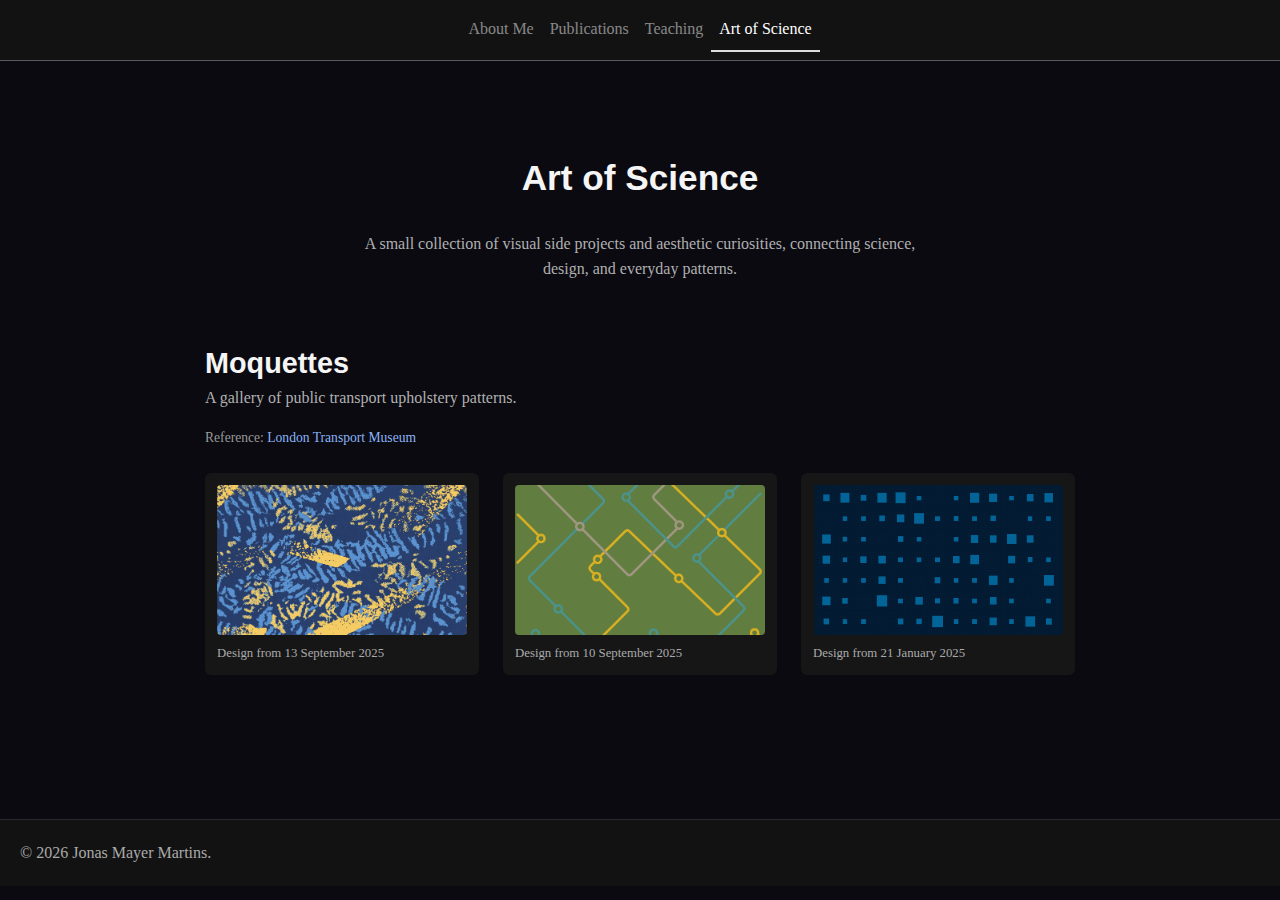
<file: art-of-science.html>
<!DOCTYPE html>
<html lang="en">

<head>
    <meta charset="UTF-8">
    <meta name="viewport" content="width=device-width, initial-scale=1, shrink-to-fit=no">
    <title>Jonas Mayer Martins: Academic Homepage</title>
    <link rel="stylesheet" href="https://stackpath.bootstrapcdn.com/bootstrap/4.3.1/css/bootstrap.min.css" integrity="sha384-ggOyR0iXCbMQv3Xipma34MD+dH/1fQ784/j6cY/iJTQUOhcWr7x9JvoRxT2MZw1T" crossorigin="anonymous">
    <link rel="stylesheet" href="https://cdnjs.cloudflare.com/ajax/libs/font-awesome/6.5.1/css/all.min.css">  <!--Icon Font - Font Awesome-->
    <link rel="stylesheet" href="css/style.css">
</head>


<body>
<header>
    <nav class="navbar navbar-expand-sm navbar-dark bg-dark">
        <ul class="navbar-nav ml-auto mr-auto">
            <li class="nav-item">
                <a class="nav-link" href="index.html">About Me</a>
            </li>
            <li class="nav-item">
                <a class="nav-link" href="publications.html">Publications</a>
            </li>
            <li class="nav-item">
                <a class="nav-link" href="teaching.html">Teaching</a>
            </li>
            <li class="nav-item active">
                <a class="nav-link" href="art-of-science.html">Art of Science</a>
            </li>
        </ul>
    </nav>
</header>

<main class="container main-content">
    <header class="page-header">
      <h1>Art of Science</h1>
      <p class="page-intro">
        A small collection of visual side projects and aesthetic curiosities,
        connecting science, design, and everyday patterns.
      </p>
    </header>

    <section class="project">
      <h2>Moquettes</h2>
      <p class="project-subtitle">
        A gallery of public transport upholstery patterns.
      </p>

      <p class="project-ref">
        Reference:
        <a href="https://www.ltmuseum.co.uk/collections/stories/design/history-moquette"
           target="_blank" rel="noopener">
          London Transport Museum
        </a>
      </p>

        <!-- Image gallery -->
        <div class="gallery">
            <figure>
                <img src="assets/moquettes/bezuege_2025-09-13.png" alt="Moquette design 13 September 2025">
                <figcaption>Design from 13 September 2025</figcaption>
            </figure>

            <figure>
                <img src="assets/moquettes/bezuege_2025-09-10.png" alt="Moquette design 10 September 2025">
                <figcaption>Design from 10 September 2025</figcaption>
            </figure>

            <figure>
                <img src="assets/moquettes/bezuege_2025-01-21.png" alt="Moquette design 21 January 2025">
                <figcaption>Design from 21 January 2025</figcaption>
            </figure>
        </div>
    </section>

</main>


<footer>© 2026 Jonas Mayer Martins.</footer>

</body>
</html>
</file>
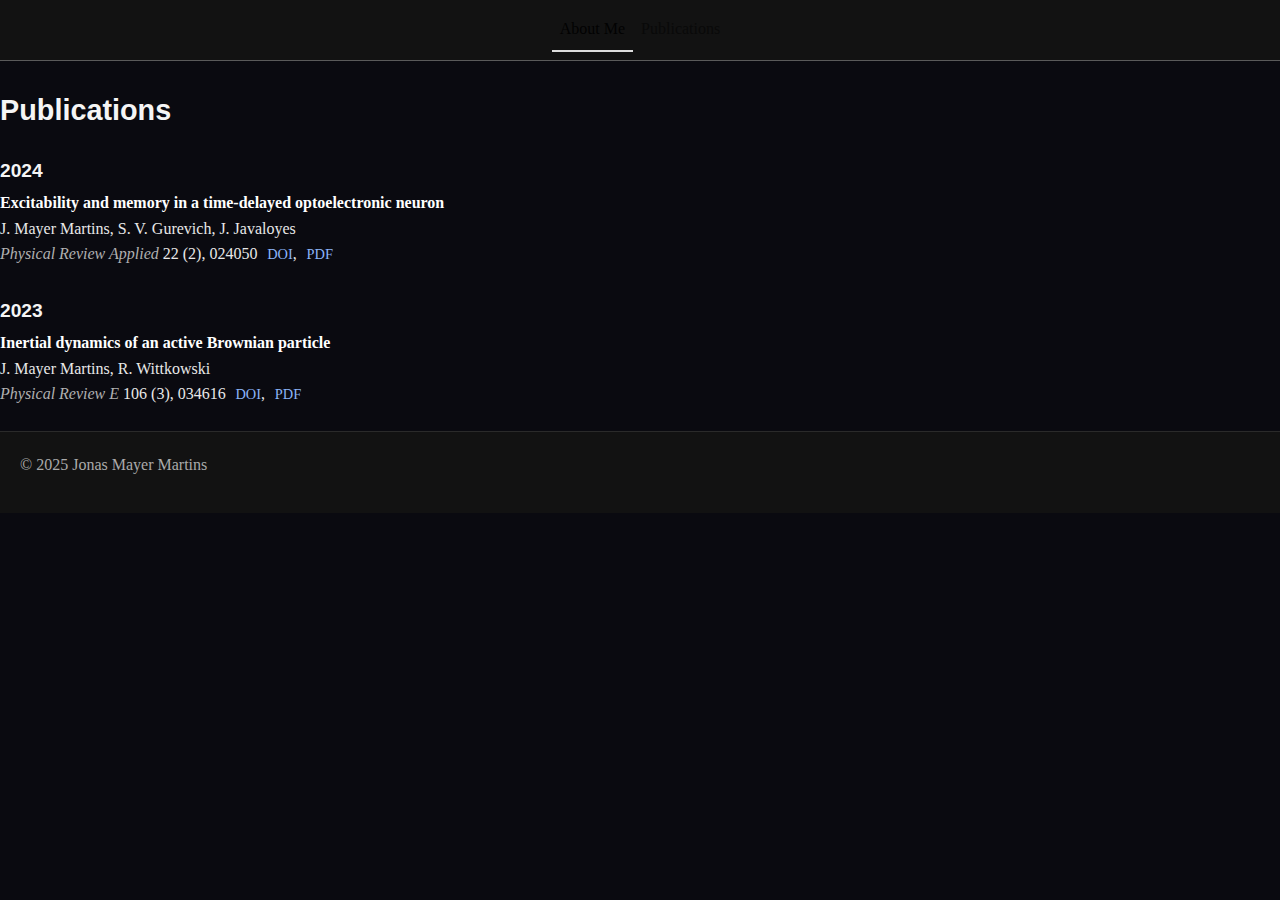
<file: publications.html>
<!DOCTYPE html>
<html lang="en">

<head>
    <meta charset="UTF-8">
    <meta name="viewport" content="width=device-width, initial-scale=1, shrink-to-fit=no">
    <title>Jonas Mayer Martins: Academic Homepage</title>
    <link rel="stylesheet" href="https://stackpath.bootstrapcdn.com/bootstrap/4.3.1/css/bootstrap.min.css" integrity="sha384-ggOyR0iXCbMQv3Xipma34MD+dH/1fQ784/j6cY/iJTQUOhcWr7x9JvoRxT2MZw1T" crossorigin="anonymous">
    <link rel="stylesheet" href="https://cdnjs.cloudflare.com/ajax/libs/font-awesome/6.5.1/css/all.min.css">  <!--Icon Font - Font Awesome-->
    <link rel="stylesheet" href="css/style.css">
</head>
<body>

<header>
    <nav class="navbar navbar-expand-sm navbar-light bg-light">
        <ul class="navbar-nav ml-auto mr-auto">
            <li class="nav-item active">
                <a class="nav-link" href="index.html">About Me</a>
            </li>
            <!--<li class="nav-item">
                <a class="nav-link" href="more-info.html">More Info</a>
            </li>-->
            <li class="nav-item">
                <a class="nav-link" href="publications.html">Publications</a>
            </li>
        </ul>
    </nav>
</header>

<header>
    <h1>Publications</h1>
</header>

<main class="publications">

    <section>

        <h4>2024</h4>
        <ul class="pub-list">
            <li>
                <span class="pub-title">Excitability and memory in a time-delayed optoelectronic neuron</span><br>
                J. Mayer Martins, S. V. Gurevich, J. Javaloyes<br>
                <em>Physical Review Applied</em> 22 (2), 024050
                <a href="https://doi.org/10.1103/PhysRevApplied.22.024050" target="_blank" rel="noopener">DOI</a>,
                <a href="https://arxiv.org/pdf/2402.00227" target="_blank">PDF</a>
            </li>
        </ul>

        <h4>2023</h4>
        <ul class="pub-list">
            <li>
                <span class="pub-title">Inertial dynamics of an active Brownian particle</span><br>
                J. Mayer Martins, R. Wittkowski<br>
                <em>Physical Review E</em> 106 (3), 034616
                <a href="https://doi.org/10.1103/PhysRevE.106.034616" target="_blank" rel="noopener">DOI</a>,
                <a href="https://arxiv.org/pdf/2206.01960" target="_blank">PDF</a>
            </li>
        </ul>
    </section>

    <!-- More years / sections here -->

</main>

<footer>
    <p>&copy; 2025 Jonas Mayer Martins</p>
</footer>

</body>
</html>
</file>
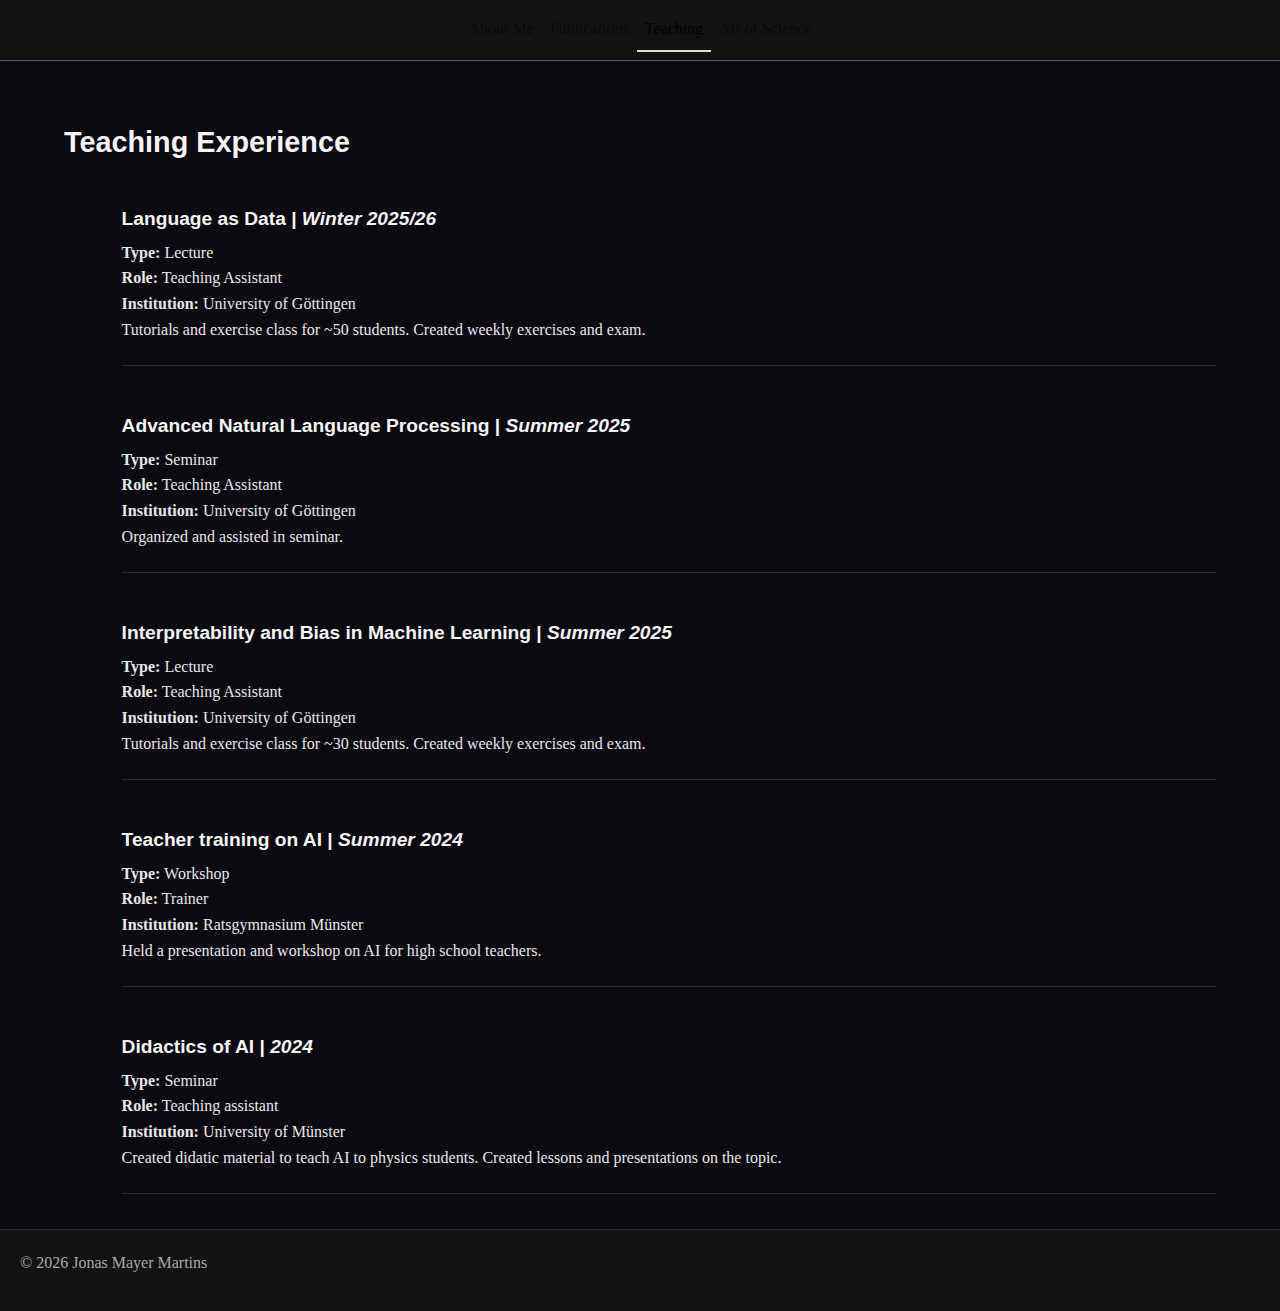
<file: teaching.html>
<!DOCTYPE html>
<html lang="en">

<head>
    <meta charset="UTF-8">
    <meta name="viewport" content="width=device-width, initial-scale=1, shrink-to-fit=no">
    <title>Jonas Mayer Martins: Academic Homepage</title>
    <link rel="stylesheet" href="https://stackpath.bootstrapcdn.com/bootstrap/4.3.1/css/bootstrap.min.css" integrity="sha384-ggOyR0iXCbMQv3Xipma34MD+dH/1fQ784/j6cY/iJTQUOhcWr7x9JvoRxT2MZw1T" crossorigin="anonymous">
    <link rel="stylesheet" href="https://cdnjs.cloudflare.com/ajax/libs/font-awesome/6.5.1/css/all.min.css">  <!--Icon Font - Font Awesome-->
    <link rel="stylesheet" href="css/style.css">
</head>
<body>

<header>
    <nav class="navbar navbar-expand-sm navbar-light bg-light">
        <ul class="navbar-nav ml-auto mr-auto">
            <li class="nav-item">
                <a class="nav-link" href="index.html">About Me</a>
            </li>
            <li class="nav-item">
                <a class="nav-link" href="publications.html">Publications</a>
            </li>
            <li class="nav-item active">
                <a class="nav-link" href="teaching.html">Teaching</a>
            </li>
            <li class="nav-item">
                <a class="nav-link" href="art-of-science.html">Art of Science</a>
            </li>
        </ul>
    </nav>
</header>

<section id="teaching">
  <h2>Teaching Experience</h2>

  <article class="teaching-entry">
    <h4>Language as Data | <month>Winter 2025/26</month></h4>
    <div class="info">
      <strong>Type:</strong> Lecture<br>
      <strong>Role:</strong> Teaching Assistant<br>
      <strong>Institution:</strong> University of Göttingen<br>
      Tutorials and exercise class for ~50 students. Created weekly exercises and exam.
    </div>
  </article>

  <article class="teaching-entry">
    <h4>Advanced Natural Language Processing | <month>Summer 2025</month></h4>
    <div class="info">
      <strong>Type:</strong> Seminar<br>
      <strong>Role:</strong> Teaching Assistant<br>
      <strong>Institution:</strong> University of Göttingen<br>
      Organized and assisted in seminar.
    </div>
  </article>

  <article class="teaching-entry">
    <h4>Interpretability and Bias in Machine Learning | <month>Summer 2025</month></h4>
    <div class="info">
      <strong>Type:</strong> Lecture<br>
      <strong>Role:</strong> Teaching Assistant<br>
      <strong>Institution:</strong> University of Göttingen<br>
      Tutorials and exercise class for ~30 students. Created weekly exercises and exam.
    </div>
  </article>

  <article class="teaching-entry">
    <h4>Teacher training on AI | <month>Summer 2024</month></h4>
    <div class="info">
      <strong>Type:</strong> Workshop<br>
      <strong>Role:</strong> Trainer<br>
      <strong>Institution:</strong> Ratsgymnasium Münster<br>
        Held a presentation and workshop on AI for high school teachers.
    </div>
  </article>

  <article class="teaching-entry">
    <h4>Didactics of AI | <month>2024</month></h4>
    <div class="info">
      <strong>Type:</strong> Seminar<br>
      <strong>Role:</strong> Teaching assistant<br>
      <strong>Institution:</strong> University of Münster<br>
        Created didatic material to teach AI to physics students. Created lessons and presentations on the topic.
    </div>
  </article>
</section>

<footer>
    <p>&copy; 2026 Jonas Mayer Martins</p>
</footer>

</body>
</html>
</file>
<file: css/style.css>
:root {
    --font-sans: 'Open Sans', Arial, sans-serif;
    --font-serif: 'Palatino', sans-serif;
}



body {
  font-family: "Palatino Linotype", Palatino, serif;
  font-size: 16px;
  line-height: 1.6;
  background-color: #0a0a10;
  color: #e8e8e8;
}

h1, h2, h3, h4 {
  font-family: "Open Sans", Arial, sans-serif;
  font-weight: 600;
  color: #f5f5f5;
}

h1 {
  font-size: 1.8rem;
  margin: 2rem 0 1rem;
}

h2 {
  font-size: 1.8rem;
  margin: 2rem 0 1rem;
}

h4 {
  font-size: 1.2rem;
  margin-top: 2rem;
}


.site-header {
  margin-bottom: 2rem;
}


/* Image container */
.header-image {
  position: relative;
  height: 220px;              /* academic banner height */
  background-image: url("../assets/el-rio-de-luz.jpg");
  background-size: cover;
  background-position: center 60%;
}

/* Dark overlay for text contrast */
.header-overlay {
  position: absolute;
  inset: 0;
  background: rgba(0, 0, 0, 0.25);
  display: flex;
  flex-direction: column;
  justify-content: center;
  align-items: center;
  color: #f5f5f5;
  text-align: center;
}

/* Title styling */
.header-overlay h1 {
  font-family: "Open Sans", Arial, sans-serif;
  font-size: 2.2rem;
  font-weight: 600;
  margin-bottom: 0.3rem;
}

.header-subtitle {
  font-size: 1rem;
  opacity: 0.9;
}

.art-credit {
  font-size: 0.75rem;
  color: #666;
  margin-top: 0.5rem;
  text-align: left;
}


.page-header {
  margin: 3rem 0 2.5rem;
  text-align: center;
}

.page-header h1 {
  font-size: 2.2rem;
  margin-bottom: 2rem;
}

.page-intro {
  color: #b0b0b0;
  max-width: 600px;
  margin: 0 auto;
  font-size: 1rem;
}


footer {
    padding: 20px;
    background-color: #121212;
    color: #aaa;
    border-top: 1px solid #2a2a2a;
}

article {
  margin: 3rem 0;
}

.pub-title {
  font-weight: 600;
  color: #ffffff;
}

.pub-list {
  list-style: none;
  padding-left: 0;
}

.pub-list em {
  color: #b0b0b0;
}

.pub-list a {
  font-size: 0.9em;
  margin-left: 0.4em;
}

.pub-list li {
  margin-bottom: 1.5rem;
}

nav {
text-align: left;
}

.navbar {
  background-color: #121212 !important;
  border-bottom: 1px solid #5a5a5a;
}

.nav-link {
  font-weight: 500;
}

.nav-item.active .nav-link {
  border-bottom: 2px solid #ddd;
}

a {
  color: #8ab4f8;
}

a:hover {
  color: #a9c7ff;
}

strong {
  font-weight: bold;
}

.ref {
  padding-top: 5%;
}

.gif-figure {
    text-align: center;
    margin: 20px 0;
}

.gif-figure figcaption {
    font-size: 0.85em;        /* smaller than body text */
    color: #e8e8e8;              /* light grey */
    margin-top: 4px;          /* small gap from image */
}

.gif-figure figcaption a {
    color: inherit;           /* match caption text color */
    text-decoration: none;    /* remove underline */
}

.gif-figure figcaption a:hover {
    text-decoration: underline;
}

/* scrollbox properties */
#scrollbox {
    overflow-y: scroll;
    height:200px;
    width:100%;
}

::-webkit-scrollbar {
  -webkit-appearance: none;
  width: 7px;
}

::-webkit-scrollbar-thumb {
  border-radius: 4px;
  background-color: rgba(0, 0, 0, .5);
  box-shadow: 0 0 1px rgba(255, 255, 255, .5);
}

.center {
  display: block;
  margin-left: auto;
  margin-right: auto;
  width: 50%;
  padding-top: 7%;
}

.t-img {
  display: block;
  margin-left: auto;
  margin-right: auto;
  padding-top: 2%;
}

.space {
  padding-top: 3%;
}


.news {
  background-color: #161617;
  border-bottom: 1px solid #2a2a2a;
  border-left: 4px solid #ccc;
}

.col2 {
  padding-right: 3%;
  padding-left: 3%;
}

.info {
  text-align: justify;
}

.sidebar_info {
    display: flex;           /* icon + text in one line */
    align-items: center;     /* vertical alignment */
    gap: 8px;                /* space between icon and text */
    margin: 4px 0;           /* small spacing between each row */
}

.sidebar_info i {
    width: 18px;             /* force fixed width for icon box */
    text-align: center;      /* center icon inside that width */
    flex-shrink: 0;          /* icon won't get squeezed */
}

infobox h1 {
  padding:0%;
}

.title {
  padding-top:3%;
}


month {
  font-style: italic;
}

.paper-title {
  font-style: italic;
}

.container {
  max-width: 900px;
}

#teaching {
  margin-top: 5%;
  margin-left: 5%;
  margin-right: 5%;
}

.teaching-entry {
  margin-bottom: 3%;
  padding-bottom: 2%;
  margin-left: 5%;
  margin-left: 5%;
  background-color: #0a0a10;
  border-bottom: 1px solid #2a2a2a;
}

.teaching-entry h4 {
  margin-bottom: 0.5em;
}

.teaching-entry .info {
  text-align: justify;
}



.main-content {
  padding-top: 3rem;
  padding-bottom: 4rem;
}

.project {
  margin: 4rem 0;
}

.project h2 {
  margin-bottom: 0.3rem;
}

.project-subtitle {
  color: #b0b0b0;
  margin-bottom: 1rem;
}

.project-ref {
  font-size: 0.85rem;
  color: #999;
  margin-bottom: 1.5rem;
}

.gallery {
  display: grid;
  grid-template-columns: repeat(auto-fit, minmax(160px, 1fr));
  gap: 24px;
}

.gallery figure {
  background-color: #161617;
  padding: 12px;
  border-radius: 6px;
  transition: transform 0.2s ease;
}

.gallery figure:hover {
  transform: translateY(-3px);
}

.gallery img {
  width: 100%;
  height: 150px;
  object-fit: cover;
  border-radius: 4px;
}

.gallery figcaption {
  margin-top: 8px;
  font-size: 0.8rem;
  color: #aaa;
}

@media (min-width: 1200px) {
  .container {
    max-width: 900px;
  }
}
</file>
